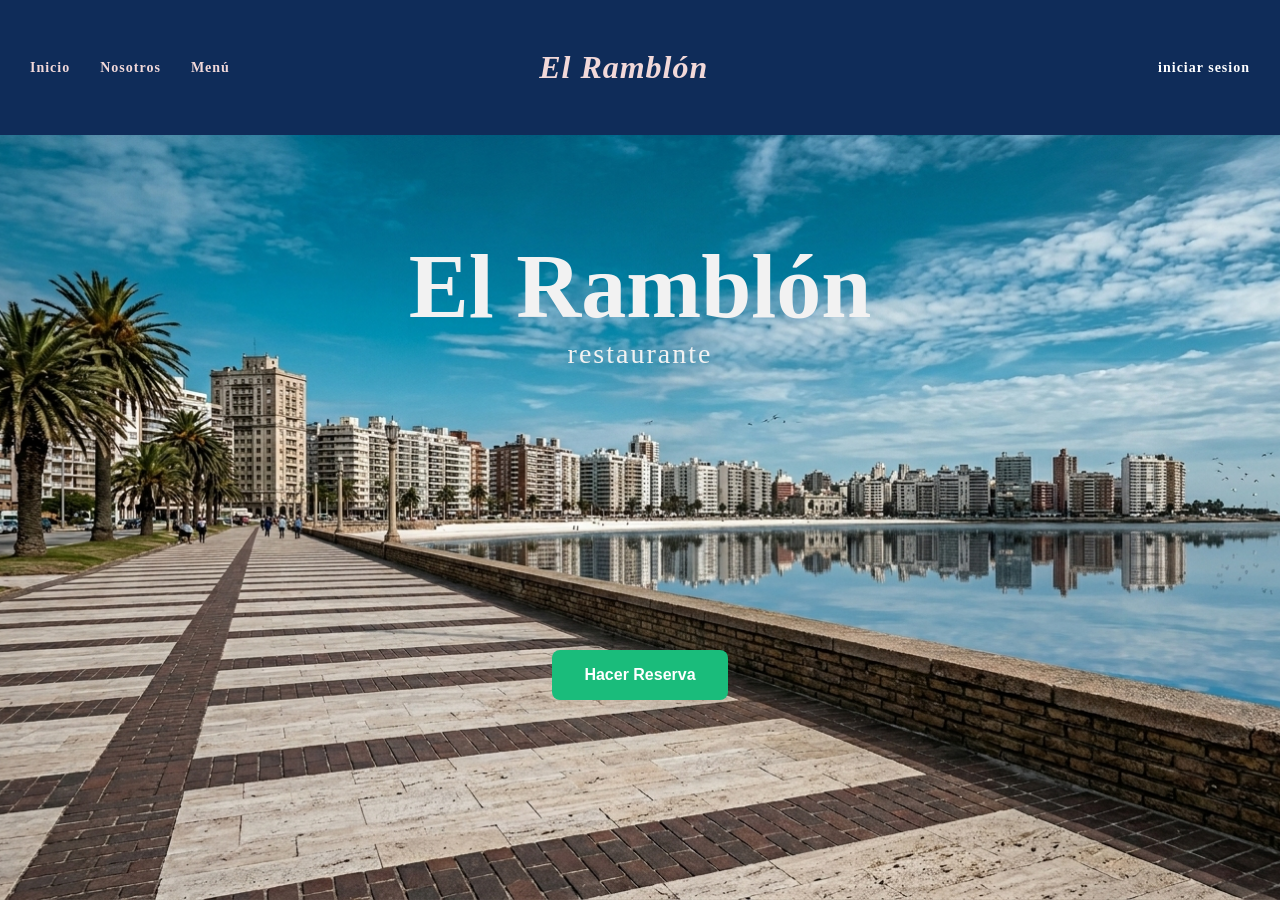
<file: Incremental 1/Cliente/Frontend/html/index.html>
<!DOCTYPE html>
<html lang="en">
<head>
    <meta charset="UTF-8">
    <meta name="viewport" content="width=device-width, initial-scale=1.0">
    <link rel="stylesheet" href="../css/style.css">
    <title>Document</title>
</head>
<body>

<header>



<div class="barra_menú">
    <div class="contenedor_menú">

        <div class="acciones">
            <P>Inicio</P>
            <p>Nosotros</p>
            <p>Menú</p>
        </div>

        <div class="nombre_ramblon">
            <p>El Ramblón</p>
        </div>

        <div class="vacio"></div>

        <div class="iniciar_sesion">
            <a href="../html/Paginas/iniciar_sesion.html">iniciar sesion</a>
        </div>
    </div>


</div>

</header>



<section>

    <div class="seccion1">
        <div class="caja_reserva1">
            <div class="caja_titulo">
                <h1 id="titulo">El Ramblón</h1>
                <p id="restaurante">restaurante</p>
            </div>
            <div class="caja_reserva2">
            <button id="btn_reserva">Hacer Reserva</button>
            </div>
        </div>
    </div>








</section>









    
</body>
</html>
</file>
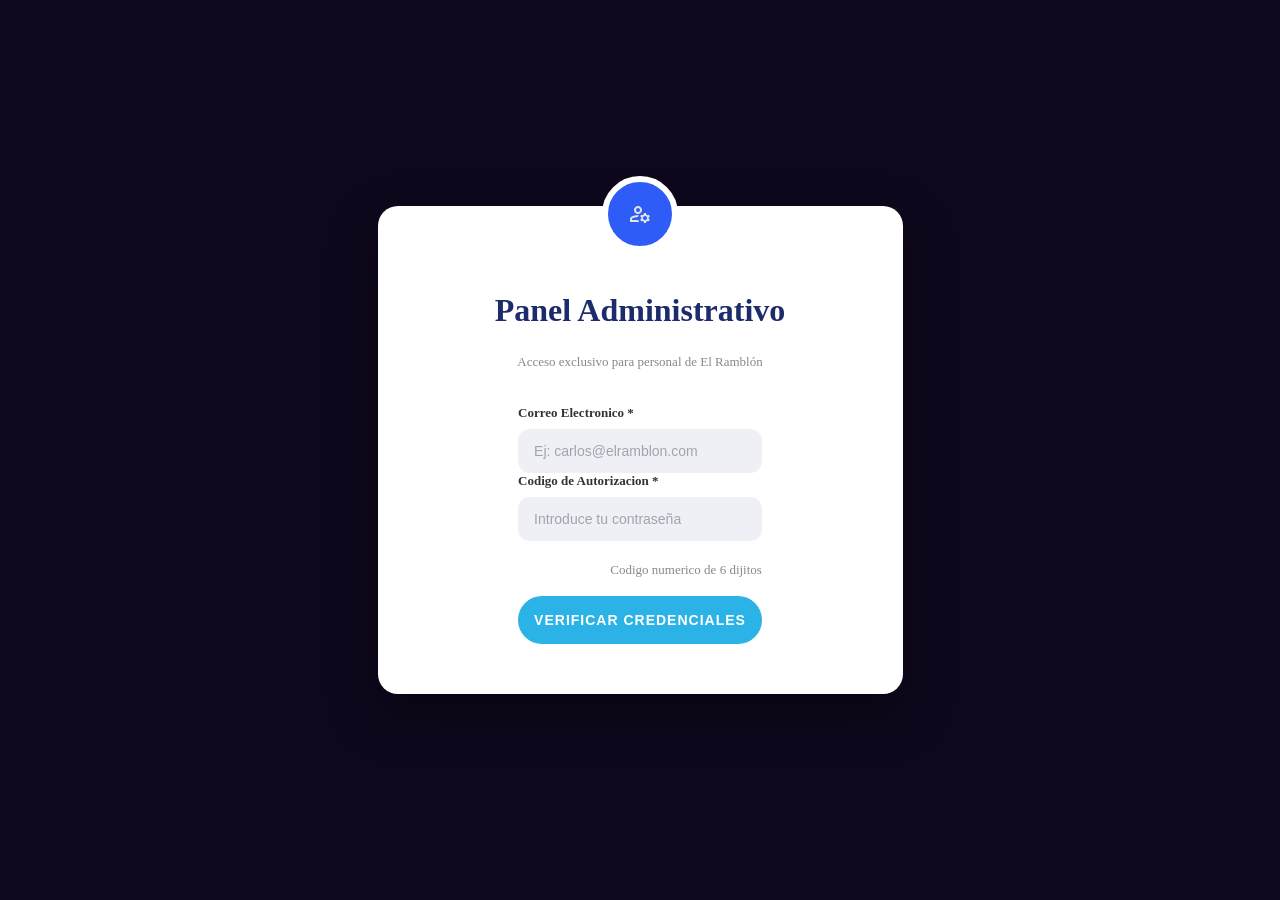
<file: Incremental 1/Administrador/Frontend/html/admin.html>
<!DOCTYPE html>
<html lang="en">
<head>
    <meta charset="UTF-8">
    <meta name="viewport" content="width=device-width, initial-scale=1.0">
    <link rel="stylesheet" href="../css/admin.css">
    <script src="../js/checkAdmin.js"></script>
    <title>Document</title>
</head>
<body>

<header>

<div class="barra_menú">
    <div class="contenedor_menú">

        <div class="texto1">
            <P>El Ramblon-Sistema interno</P>
        </div>

       
        <div class="vacio"></div>

        <div class="texto2">
            <p>Rol: Administrador</p>
        </div>

        <div class="salir">
            <button id="salir">Cerrar sesion</button>
        </div>
    </div>

</div>
</header>


<section>

    <div class="general">
        <div class="seccion-mesas">
            <div class="mesa"></div>
            <div class="mesa"></div>
            <div class="mesa"></div>
            <div class="mesa"></div>
            <div class="mesa"></div>
            <div class="mesa"></div>
            <div class="mesa"></div>
            <div class="mesa"></div>
            <div class="mesa"></div>
            <div class="mesa"></div>
            <div class="mesa"></div>
            <div class="mesa"></div>
            <div class="mesa"></div>
            <div class="mesa"></div>
            <div class="mesa"></div>
            <div class="mesa"></div>
            <div class="mesa"></div>
            <div class="mesa"></div>

        </div>
        <div class="general-datos">
            <div class="dato1">
                <p class="dato-caja">Reservas para hoy</p>
                <p class="dato-valor">14 mesas</p>
            </div>
            <div class="dato2">
                <p class="dato-caja">Ocupacion actual</p>
                <p class="dato-valor">8 / 12 mesas</p>
            </div>
            <div class="dato3">
                <p class="dato-caja">Ventas del dia</p>
                <p class="dato-valor">$ 38.400</p>
            </div>
        </div>
    </div>

</section>

<section>

    <div class="general2">
        <div class="acciones">
            <div class="texto-acciones">
                <p>Acciones rapidas del administrador</p>
            </div>
            <div class="general-acciones">
                <div class="accion1">
                    <a href="" class="enlace">
                        <p>+ Agtregar plato al menu</p>
                    </a>
                </div>
                <div class="accion2">
                    <a href="nuevoEmpleado.html" class="enlace">
                        <p>Administrar personal</p>
                    </a>
                </div>
                <div class="accion3">
                    <a href="" class="enlace">
                        <p>Ver reservas</p>
                    </a>
                </div>
            </div>
        </div>
    </div>
</section>



<script src="../js/logout.js"></script>
</body>
</html>
</file>
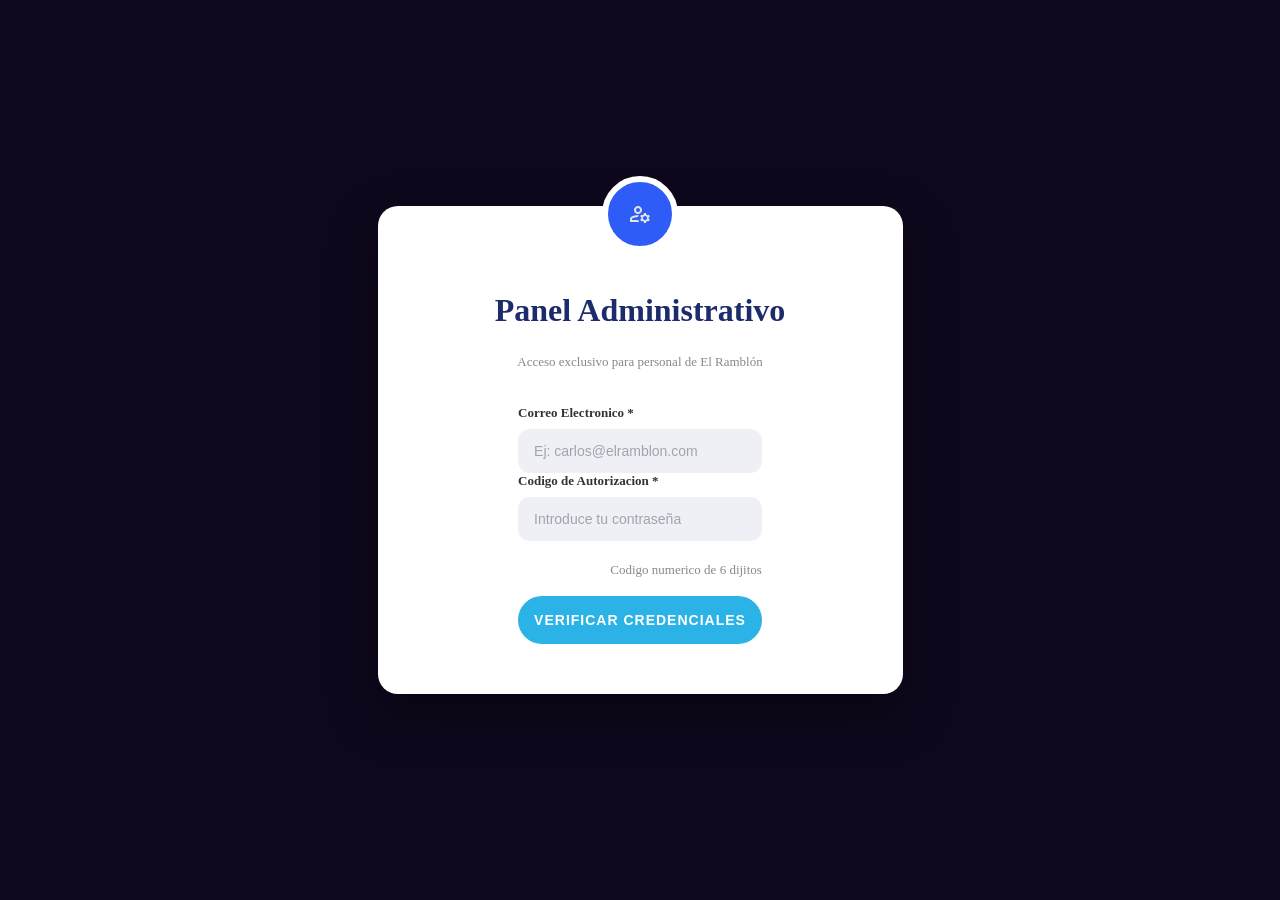
<file: Incremental 1/Administrador/Frontend/html/nuevoEmpleado.html>
<!DOCTYPE html>
<html lang="en">
<head>
    <meta charset="UTF-8">
    <meta name="viewport" content="width=device-width, initial-scale=1.0">
    <title>Document</title>
    <script src="../js/checkAdmin.js"></script>
</head>
<body>
    <h1>Nuevo Empleado</h1>
        <form id="f">
            <label>Nombre</label>
            <input type="text" name="nombre" required>
            <label>Apellido</label>
            <input type="text" name="apellido" required>
            <label>Telefono</label>
            <input type="text" name="telefono" required>
            <label>Email</label>
            <input type="email" name="email" required>
            <label>cree una contrasena</label>
            <input type="password" name="contrasena" required>
            <label>Rol</label>
            <select name="rol" required>
                <option value="admin">admin</option>
                <option value="mozo">mozo</option>
                <option value="cocinero">cocinero</option>
            </select>
            <input type="submit">
        </form>


    <div id="admin1"></div>
    <script src="../js/registrarPersonal.js"></script>
</body>
</html>
</file>
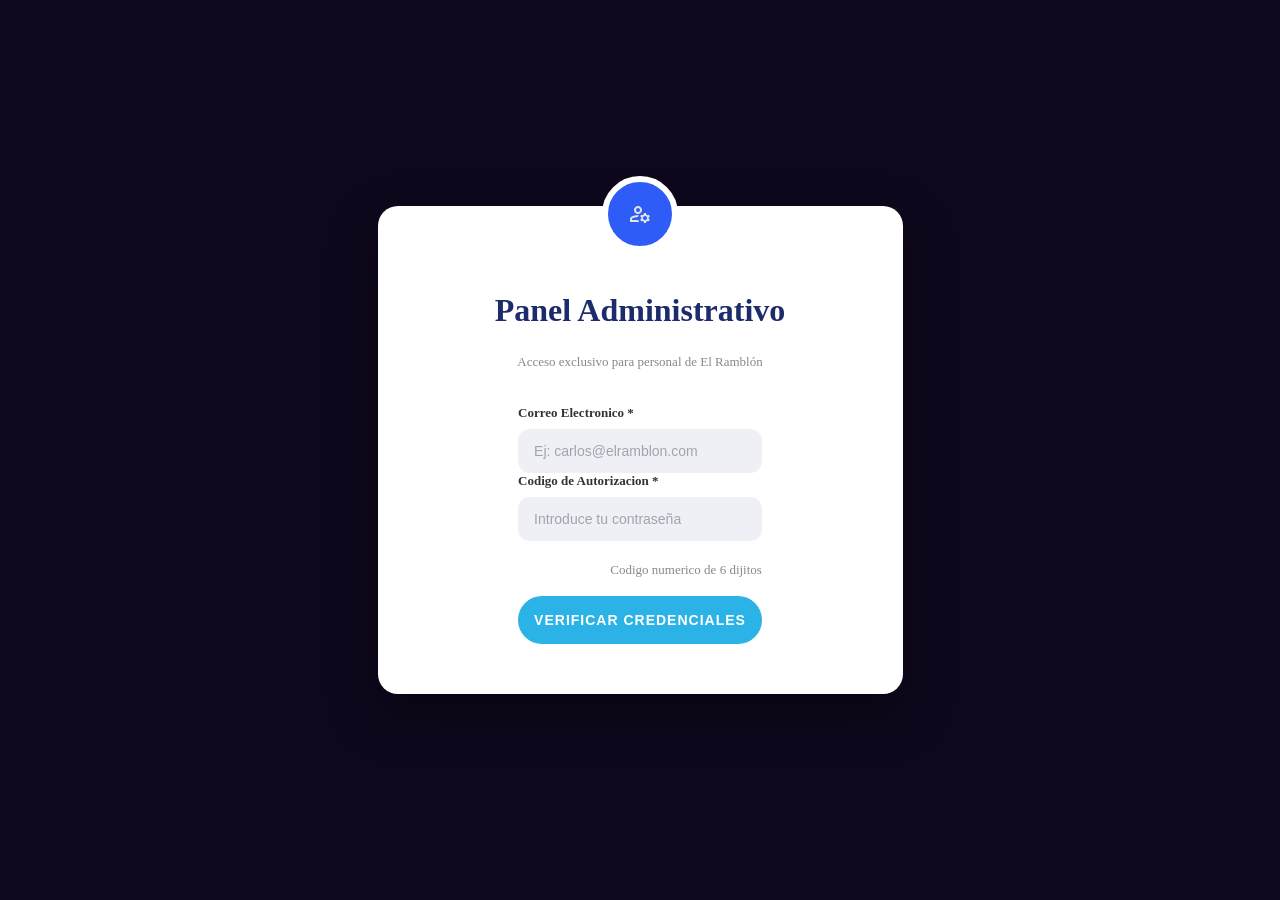
<file: Incremental 1/Administrador/Frontend/html/registro_interno.html>
<!DOCTYPE html>
<html lang="en">
<head>
    <meta charset="UTF-8">
    <meta name="viewport" content="width=device-width, initial-scale=1.0">
    <link rel="stylesheet" href="../css/registro_interno.css">
    <title>Registro personal</title>
</head>
<body>


<section>

  <!-- Caja general que centra todo en la pantalla -->
  <div class="caja-general">
 
    <!-- Tarjeta blanca del formulario -->
    <div class="panel-registro">
 
      <!-- Icono del admin -->
      <div class="admin">
        <img class="icon-lock" src="../css/img/admin.svg" alt="admin">

      </div>
 
      <!-- Titulo -->
      <h1>Panel Administrativo</h1>
 
      
      <!-- tEXTO EXPLICATIVO -->
      <p class="texto-explicativo1"> Acceso exclusivo para personal de El Ramblón </p>
 
    
      <form id="g">
 
        <!-- Campo donde va el correo -->
        <div class="form-datos">
          <label for="Nombre">Correo Electronico *</label>
          <input type="email" id="Nombre" name="email" placeholder="Ej: carlos@elramblon.com" required>
        </div>
 
        <!-- Campo donde va la contrasena -->
        <div class="form-datos">
          <label for="password">Codigo de Autorizacion *</label>
          <input type="password" id="password" name="contrasena" placeholder="Introduce tu contraseña" required>
        
        
      <!-- tEXTO EXPLICATIVO 2 -->
      <p class="texto-explicativo2"> Codigo numerico de 6 dijitos  </p>
 
        </div>
 
 
        <!-- Boton de acceso -->
        <button type="submit" class="btn-acceso">VERIFICAR CREDENCIALES</button>
 
      </form>
 
 
    </div>
  </div>
 
</section>


<div class="mensaje" id="mensaje"></div>
<script src="../js/ingresar.js"></script>
</body>
</html>
</file>
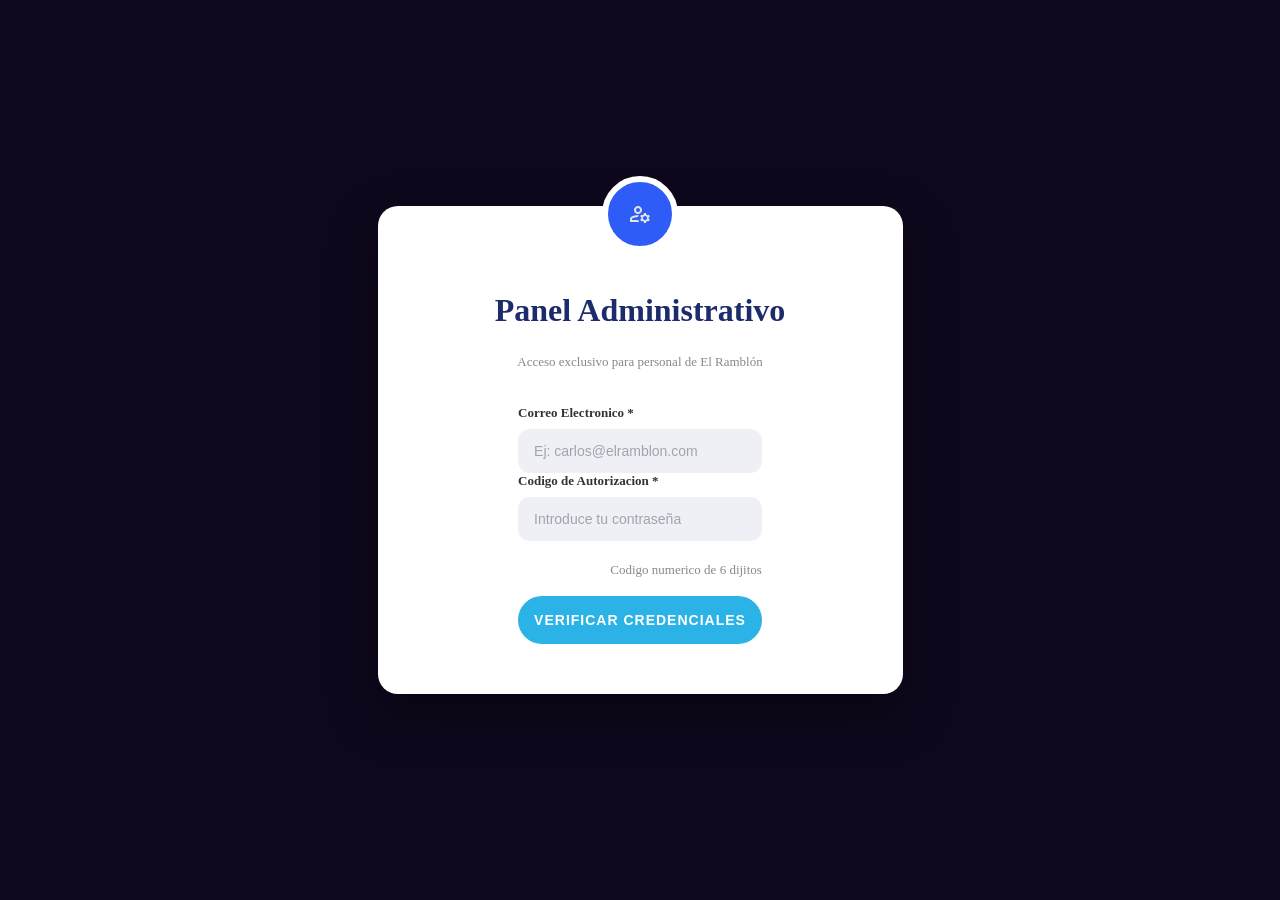
<file: Incremental 1/Administrador/Frontend/html/Usuario.html>
<!DOCTYPE html>
<html lang="en">
<head>
    <meta charset="UTF-8">
    <meta name="viewport" content="width=device-width, initial-scale=1.0">
    <title>Document</title>
    <script src="../js/check.js"></script>
</head>
<body>
    <h2>funciona?</h2>

    <button id="salir">Cerrar sesion</button>

<script src="../js/logout.js"></script>
</body>
</html>
</file>
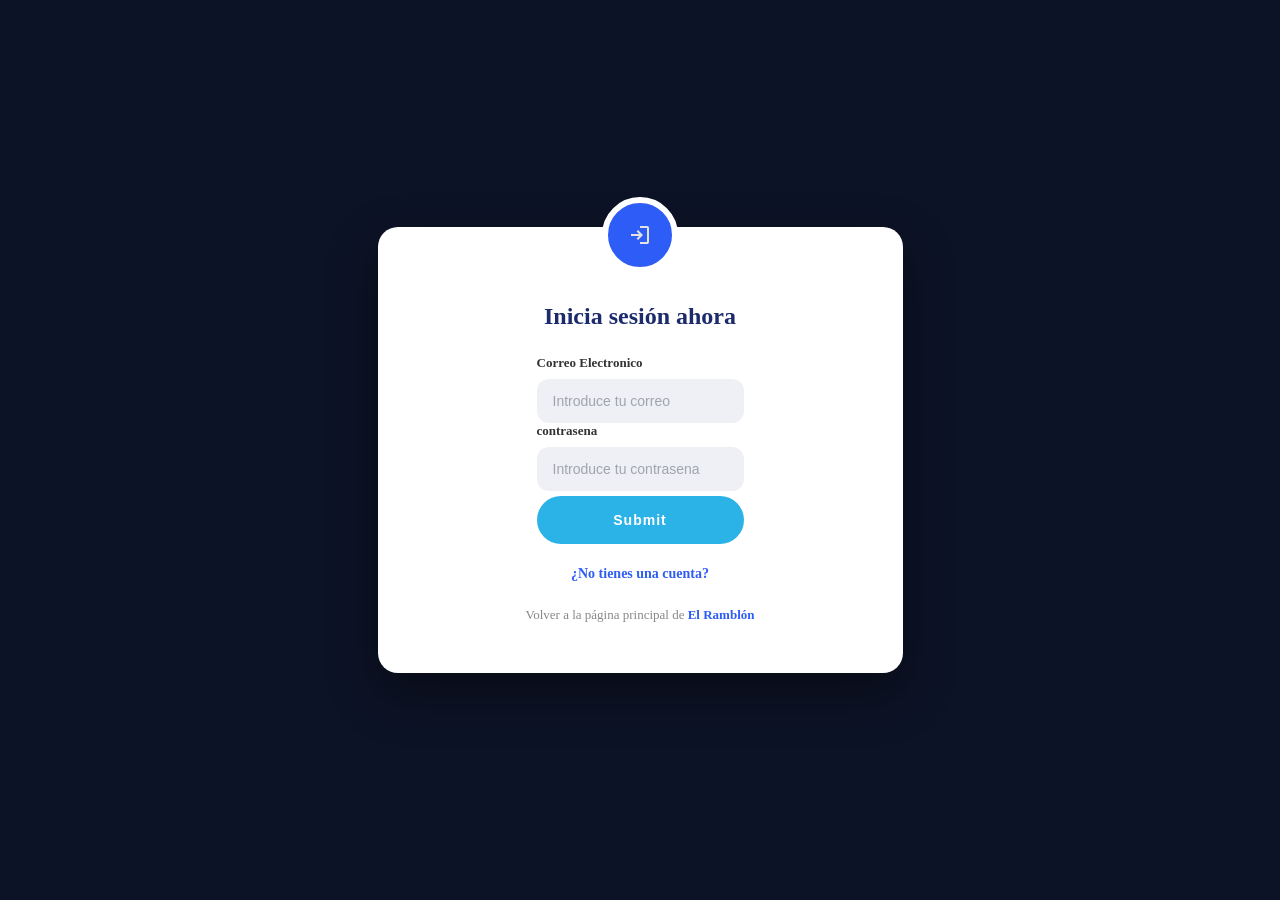
<file: Incremental 1/Cliente/Frontend/html/Paginas/iniciar_sesion.html>
<!DOCTYPE html>
<html lang="en">
<head>
    <meta charset="UTF-8">
    <meta name="viewport" content="width=device-width, initial-scale=1.0">
    <link rel="stylesheet" href="../../css/iniciar_sesion.css">
    <title>Iniciar sesión</title>
</head>
<body>
    

<section>

  <!-- Caja general que centra todo en la pantalla -->
  <div class="caja-general">
 
    <!-- Tarjeta blanca del formulario -->
    <div class="panel-registro">
 
      <!-- Icono del candado -->
      <div class="candado">
        <img class="icon-lock" src="../../css/img/login.svg" alt="Iniciar sesion">

      </div>
 
      <!-- Título -->
      <h1>Inicia sesión ahora</h1>
 
    
      <form id="g">
          <div class="form-datos">
            <label>Correo Electronico</label>
            <input type="text" name="email" placeholder="Introduce tu correo" required>
          </div>

          <div class="form-datos">
            <label>contrasena</label>
            <input type="password" name="contrasena" placeholder="Introduce tu contrasena" required>
          </div>
            <input type="submit" class="btn-acceso">
      </form>
 
      <!-- Link registro -->
      <p class="registro-link">
        <a href="registrarse.html">¿No tienes una cuenta?</a>
      </p>
 
      <!-- Volver al inicio -->
      <p class="volver-inicio">
        Volver a la página principal de <a href="../index.html">El Ramblón</a>
      </p>
 
    </div>
  </div>
 
</section>

<div id="asd"></div>
<script src="../../js/iniciar_session.js"></script>
</body>
</html>
</file>
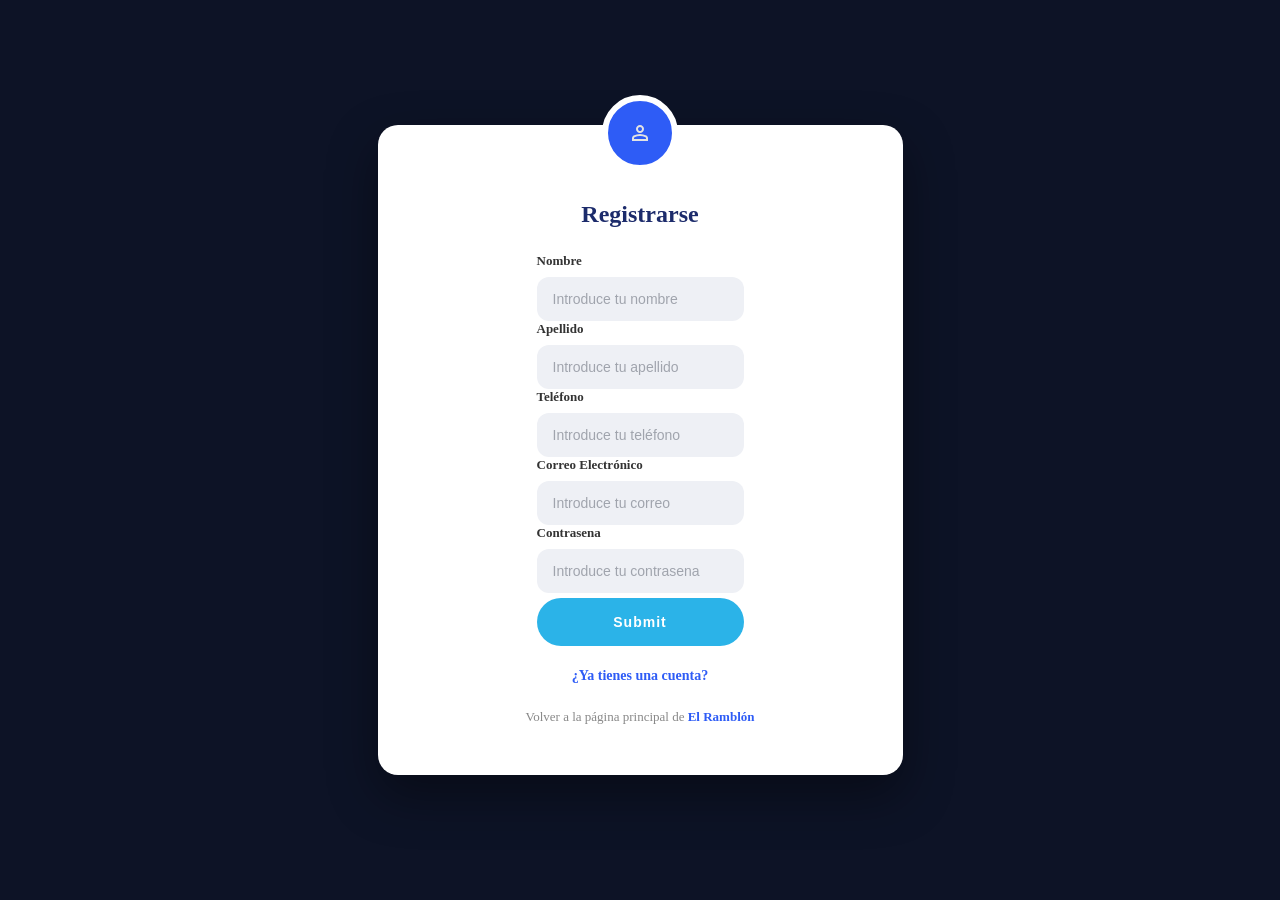
<file: Incremental 1/Cliente/Frontend/html/Paginas/registrarse.html>
<!DOCTYPE html>
<html lang="en">
<head>
    <meta charset="UTF-8">
    <meta name="viewport" content="width=device-width, initial-scale=1.0">
    <link rel="stylesheet" href="../../css/registrarse.css">
    <title>Registro</title>
</head>
<body>
    

<section>

  <!-- Caja general que centra todo en la pantalla -->
  <div class="caja-general">
 
    <!-- Tarjeta blanca del formulario -->
    <div class="panel-registro">
 
      <!-- Icono de persona -->
      <div class="persona">
        <img class="icon-lock" src="../../css/img/person.svg" alt="Registro">
      </div>
 
      <!-- Título -->
      <h1>Registrarse</h1>
 
    
      <form id="registrarse">
        <div class="form-datos">
            <label>Nombre</label>
            <input type="text" name="nombre" placeholder="Introduce tu nombre" required>
        </div>

        <div class="form-datos">
            <label>Apellido</label>
            <input type="text" name="apellido" placeholder="Introduce tu apellido" required>
        </div>

        <div class="form-datos">
            <label>Teléfono</label>
            <input type="text" name="telefono" placeholder="Introduce tu teléfono" required>
        </div>

        <div class="form-datos">
            <label>Correo Electrónico</label>
            <input type="text" name="email" placeholder="Introduce tu correo" required>
        </div>

        <div class="form-datos">
            <label>Contrasena</label>
            <input type="password" name="contrasena" placeholder="Introduce tu contrasena" required>
        </div>
            <input type="submit" class="btn-acceso">
        </form>
 
      <!-- Link registro -->
      <p class="registro-link">
        <a href="iniciar_sesion.html">¿Ya tienes una cuenta?</a>
      </p>
 
      <!-- Volver al inicio -->
      <p class="volver-inicio">
        Volver a la página principal de <a href="../index.html">El Ramblón</a>
      </p>
 
    </div>
  </div>
 
</section>

<div id="asd2"></div>
<script src="../../js/registrarse.js"></script>
</body>
</html>
</file>
<file: Incremental 1/Cliente/Frontend/css/style.css>
body{
   padding: 0;
   margin: 0;
}

/*barra de navegación*/

.barra_menú {
    width: 100%;
    height: 15vh;
    background-color: #0F2C59;
 
    
}

.contenedor_menú {
    background-color: #0F2C59;
    height: 100%;
    margin-left: 30px;
    margin-right: 30px;

   display: flex;
  align-items: center;
  justify-content: space-between;


}

.acciones{
    display: flex;
  flex: 1;
  gap: 30px;

   color: #f2d9d9;

    text-decoration: none;
     font-size: 14px;
  letter-spacing: 1px;
  font-weight: bold;
}

.nombre_ramblon{
    
    display: flex;
    justify-content: center;
    flex: 1;

    color: #f2d9d9;

    text-decoration: none;
    letter-spacing: 1px;
    font-weight: bold;
    font-style: italic;
    font-size: 32px;
    margin: 0;
}


.vacio{
    display: flex;
    justify-content: flex-end;
    flex: 0.85;

    color: #f2d9d9;

    text-decoration: none;
    font-size: 14px;
    letter-spacing: 1px;
    font-weight: bold;
}

.iniciar_sesion{
    display: flex;
    justify-content: flex-end;

    color: #f2d9d9;

    text-decoration: none;
    font-size: 14px;
    letter-spacing: 1px;
    font-weight: bold;
}

/*seccion inicial*/


.seccion1{
     display: flex;
  align-items: center;
  justify-content: center;
  text-align: center;

 
    width: 100%;
    height: 85vh;

    background-image: url(../css/img/fondo_proyectoUTU.png) ;
    background-repeat: no-repeat;
    background-size: cover;
    background-position: center;
}

/*caja donde se guarda el titulo*/
.caja_reserva1{
 display: flex;
  flex-direction: column;
  align-items: center;
  gap: 250px;

}

#titulo{
    font-family: 'Playfair Display', serif; 
  font-size: 90px;
  color: #f2f2f2;
  margin: 0;
}

#restaurante{
    font-family: 'Playfair Display', serif;
  font-size: 28px;
  font-weight: 400;
  color: #f2f2f2;
  margin: 0 0 30px 0;
  letter-spacing: 2px;
}

/*caja donde se guarda el boton de reserva*/
.caja_reserva2{
    height: 150px;
}

#btn_reserva{
    background-color: #1abc7b; 
  color: #ffffff;
  border: none;
  padding: 16px 32px;
  font-size: 16px;
  font-weight: bold;
  border-radius: 8px;
  cursor: pointer;
}


a:hover {
    color: #666867;
    text-decoration: underline;
}
a {
    color: #ffffff; 
    text-decoration: none; 
    font-weight: bold; 
}
</file>
<file: Incremental 1/Administrador/Frontend/css/admin.css>
body{
   padding: 0;
   margin: 0;
}

/*barra de navegación*/

.barra_menú {
    width: 100%;
    height: 15vh;
    background-color: #ffffff;
 
    
}

.contenedor_menú {
    background-color: #ffffff;
    height: 100%;
    margin-left: 30px;
    margin-right: 30px;

    display: flex;
    align-items: center;
    justify-content: space-between;


}

.texto1{
    display: flex;
    flex: 1;
    gap: 30px;

    color: #000000;

    text-decoration: none;
    font-size: 24px;
    letter-spacing: 1px;
    font-weight: bold;
}



.vacio{
    display: flex;
    justify-content: flex-end;
    flex: 1;

    color: #000000;

    text-decoration: none;
    font-size: 14px;
    letter-spacing: 1px;
    font-weight: bold;
}

.texto2{
    display: flex;
    justify-content: flex-end;

    color: #0F2C59;

    text-decoration: none;
    font-size: 14px;
    letter-spacing: 1px;
    font-weight: bold;

    background-color: #bed0ff;
    border-radius: 20px;
    padding-right: 14px;
    padding-left: 14px;
}

/*primera seccion*/
.general {
    background-color: #0F2C59;
    width: 100%;
    height: 55vh;
    display: flex;
    align-items: center;
}

/*3 cajas con datos*/
.general-datos {
    background-color: #0F2C59;
    height: 45vh;
    width: 35%;
    margin: 40px;
    display: flex;
    align-items: center;
    flex-direction: column;
}

.dato1, .dato2, .dato3 {
    background-color: rgb(255, 255, 255);
    width: 100%;
    border-radius: 30px;

    display: flex;
    flex-direction: column;
    justify-content: center;
    height: 100%; 
    padding: 0 20px; 
    box-sizing: border-box;
}

.dato1 { margin-bottom: 5px; }
.dato2 { margin: 11px; }
.dato3 { margin-top: 5px; }

.dato-caja{
       margin: 0 0 6px 0;
    font-size: 13px;
    color: #888888;
    

}

.dato-valor{
      margin: 0;
    font-size: 26px;
    font-weight: bold;
    color: #111111;

}

/*seccion de marcado de mesas*/
.seccion-mesas {
    background-color: #ffffff;
    width: 65%;
    height: 45vh;
    margin: 40px;
    border-radius: 20px;
    padding: 20px;
    box-sizing: border-box;
    display: grid;
    grid-template-columns: repeat(6, 1fr);
    grid-template-rows: repeat(3, 1fr);
    gap: 12px;
}

.mesa {
    border-radius: 8px;
    background-color: #000000;
}

/*segunda seccion*/

.general2{
    background-color: #0F2C59;
    width: 100%;
    height: 30vh;

    display: flex;
    justify-content: center;
}

/*3 botones con acciones del admin*/
.acciones{
    background-color: #ffffff;
    width: 96%;
    margin-bottom: 40px;
    border-radius: 30px;

   

}

.texto-acciones {
    display: flex;
    margin-left: 40px;
    

    color: #000000;

    text-decoration: none;
    font-size: 20px;
    letter-spacing: 1px;
    font-weight: bold;

}
.general-acciones{
    display: flex;

    width: 100%;
    height: 19vh;
}
/*las 3 acciones*/

.accion1, .accion2, .accion3{


    background-color: #0F2C59;
    width: 30%;
    height: 12vh;
    margin: 30px;
    border-radius: 30px;
    position: relative;

}

.enlace{
    display: flex;
    align-items: center;
    justify-content: center;

    width: 100%;
    height: 100%;

    text-decoration: none;
    color: #ffffff;
}

/* cuando la pantalla mide menos de 900px se adaptan las cajas*/

@media (max-width: 900px) {

    .texto1{
        display: flex;
        flex: 2;
        gap: 30px;

        color: #000000;

        text-decoration: none;
        font-size: 19px;
        letter-spacing: 1px;
        font-weight: bold;
    }

/*las 3 cajas de la derecha se pasan para arriba y el panel de mesas se adapta para que entren las 18 mesas*/

    .general {
        flex-direction: column;
        height: auto;
    }

    .general-datos {
        order: 1;
        display: flex;
        flex-direction: column;
        align-items: center;
        width: 90%;
        height: auto;
        margin: 20px 0 0 0;
    }

    .dato1, .dato2, .dato3 {
        width: 90%;
        height: 12vh;
        margin: 6px 0;
    }

    .seccion-mesas {
        order: 2;
        width: 90%;
        height: 60vw;
        margin: 20px 0;
        grid-template-columns: repeat(6, 1fr);
        grid-template-rows: repeat(3, 1fr);
    }


    .seccion-mesas {
        grid-template-columns: repeat(5, 1fr);
        grid-template-rows: repeat(4, 1fr);
        width: 85%;
        height: 50vw;
    }

/*los textos de los botones se acomodan al achicarse el tamaño de la pantalla*/
    .accion1, .accion2, .accion3{
        background-color: #0F2C59;
        width: 30%;
        height: 12vh;
        margin: 8px;
        border-radius: 30px;
        position: relative;
        text-align: center;

    }
}



/* cuando la pantalla mide menos de 600px vuelven a adaptar las cajas*/

@media (max-width: 600px) {
    .texto1{
        display: flex;
        flex: 2;
        gap: 30px;

        color: #000000;

        text-decoration: none;
        font-size: 19px;
        letter-spacing: 1px;
        font-weight: bold;
    }

/*las 3 cajas de la derecha se pasan para arriba y el panel de mesas se adapta para que entren las 18 mesas*/

    .general {
        flex-direction: column;
        height: auto;
    }

    .general-datos {
        order: 1;
        display: flex;
        flex-direction: column;
        align-items: center;
        width: 90%;
        height: auto;
        margin: 20px 0 0 0;
    }

    .dato1, .dato2, .dato3 {
        width: 90%;
        height: 12vh;
        margin: 6px 0;
    }

    .seccion-mesas {
        order: 2;
        width: 90%;
        height: 60vw;
        margin: 20px 0;
        grid-template-columns: repeat(6, 1fr);
        grid-template-rows: repeat(3, 1fr);
    }

/*los textos de los botones se acomodan al achicarse el tamaño de la pantalla*/
    .accion1, .accion2, .accion3{
        background-color: #0F2C59;
        width: 30%;
        height: 12vh;
        margin: 8px;
        border-radius: 30px;
        position: relative;
        text-align: center;

    }
}
</file>
<file: Incremental 1/Administrador/Frontend/css/registro_interno.css>
body{
    padding: 0;
    margin: 0;
}

.caja-general{
    display: flex;
    align-items: center;
    justify-content: center;

    width: 100%;
    height: 100vh;
     background-color: #0f081d;
}

.panel-registro{
    background-color: rgb(255, 255, 255);

    width: 425px;
    padding: 40px 50px 50px 50px;
    border-radius: 20px;

    display: flex;
    flex-direction: column;
    align-items: center;
    text-align: center;

    box-shadow: 0 20px 50px rgba(0, 0, 0, 0.4);
}

.admin {
  width: 64px;
  height: 64px;
  background-color: #2e5cf6; 
  border-radius: 50%;
 
  display: flex;
  align-items: center;
  justify-content: center;
 
  margin-top: -70px; 
  margin-bottom: 40px;
 
  border: 6px solid #ffffff;
}

.icon-lock {
  font-size: 24px;
  color: #ffffff;
}

.panel-registro h1 {
  color: #1c2b6b; 
  font-size: 32px;
  margin: 0 0 25px 0;
}


/*Texto explicativo1 diseño*/

.texto-explicativo1 {
  font-size: 13px;
  color: #888888;
  margin: 0 0 35px 0;
}
 



/* Formulario  */
.login-form {
  width: 100%;
  display: flex;
  flex-direction: column;
  gap: 18px;
}

.form-datos {
  width: 100%;
  display: flex;
  flex-direction: column;
  text-align: left;
  gap: 8px;
}

/*testos */
.form-datos label {
  font-size: 13px;
  font-weight: bold;
  color: #333333;
}

/*inputs diseño*/
.form-datos input {
  width: 100%;
  padding: 14px 16px;
  border: none;
  border-radius: 12px;
  background-color: #eef0f5; 
  font-size: 14px;
  color: #333333;
  box-sizing: border-box;
}

 /*al hacer click*/
.form-datos input::placeholder {
  color: #a0a4ad;
}
 
.form-datos input:focus {
  outline: 2px solid #2e5cf6;
}


/*boton diseño*/
.btn-acceso {
  width: 100%;
  background-color: #2bb3e8; 
  color: #ffffff;
  border: none;
  padding: 16px;
  border-radius: 30px;
  font-size: 14px;
  font-weight: bold;
  letter-spacing: 1px;
  cursor: pointer;
  margin-top: 5px;
}

.btn-acceso:hover {
  background-color: #1a9fd4;
}


/*Texto explicativo2 diseño*/

.texto-explicativo2 {
  font-size: 13px;
  color: #888888;
  margin: 1;
    text-align: right;
}
</file>
<file: Incremental 1/Cliente/Frontend/css/iniciar_sesion.css>
body{
    padding: 0;
    margin: 0;
}

.caja-general{
    display: flex;
    align-items: center;
    justify-content: center;

    width: 100%;
    height: 100vh;
     background-color: #0d1326;
}

.panel-registro{
    background-color: rgb(255, 255, 255);

    width: 425px;
    padding: 40px 50px 50px 50px;
    border-radius: 20px;

    display: flex;
    flex-direction: column;
    align-items: center;
    text-align: center;

    box-shadow: 0 20px 50px rgba(0, 0, 0, 0.4);
}

.candado {
  width: 64px;
  height: 64px;
  background-color: #2e5cf6; 
  border-radius: 50%;
 
  display: flex;
  align-items: center;
  justify-content: center;
 
  margin-top: -70px; 
  margin-bottom: 30px;
 
  border: 6px solid #ffffff;
}

.icon-lock {
  font-size: 24px;
  color: #ffffff;
}

.panel-registro h1 {
  color: #1c2b6b; 
  font-size: 24px;
  margin: 0 0 25px 0;
}

/* Formulario  */
.login-form {
  width: 100%;
  display: flex;
  flex-direction: column;
  gap: 18px;
}

.form-datos {
  width: 100%;
  display: flex;
  flex-direction: column;
  text-align: left;
  gap: 8px;
}

/*testos */
.form-datos label {
  font-size: 13px;
  font-weight: bold;
  color: #333333;
}

/*inputs diseño*/
.form-datos input {
  width: 100%;
  padding: 14px 16px;
  border: none;
  border-radius: 12px;
  background-color: #eef0f5; 
  font-size: 14px;
  color: #333333;
  box-sizing: border-box;
}

 /*al hacer click*/
.form-datos input::placeholder {
  color: #a0a4ad;
}
 
.form-datos input:focus {
  outline: 2px solid #2e5cf6;
}


/*boton diseño*/
.btn-acceso {
  width: 100%;
  background-color: #2bb3e8; 
  color: #ffffff;
  border: none;
  padding: 16px;
  border-radius: 30px;
  font-size: 14px;
  font-weight: bold;
  letter-spacing: 1px;
  cursor: pointer;
  margin-top: 5px;
}

.btn-acceso:hover {
  background-color: #1a9fd4;
}


/*link al no tener cuenta*/
.registro-link {
  margin: 20px 0 25px 0;
}
 
.registro-link a {
  color: #2e5cf6;
  font-size: 14px;
  font-weight: bold;
  text-decoration: none;
}
 
.registro-link a:hover {
  text-decoration: underline;
}

/*volver a la pagina de inicio*/

.volver-inicio {
  font-size: 13px;
  color: #888888;
  margin: 0;
}
 
.volver-inicio a {
  color: #2e5cf6;
  font-weight: bold;
  text-decoration: none;
}
 
.volver-inicio a:hover {
  text-decoration: underline;
}
</file>
<file: Incremental 1/Cliente/Frontend/css/registrarse.css>
body{
    padding: 0;
    margin: 0;
}

.caja-general{
    display: flex;
    align-items: center;
    justify-content: center;

    width: 100%;
    height: 100vh;
     background-color: #0d1326;
}

.panel-registro{
    background-color: rgb(255, 255, 255);

    width: 425px;
    padding: 40px 50px 50px 50px;
    border-radius: 20px;

    display: flex;
    flex-direction: column;
    align-items: center;
    text-align: center;

    box-shadow: 0 20px 50px rgba(0, 0, 0, 0.4);
}

.persona {
  width: 64px;
  height: 64px;
  background-color: #2e5cf6; 
  border-radius: 50%;
 
  display: flex;
  align-items: center;
  justify-content: center;
 
  margin-top: -70px; 
  margin-bottom: 30px;
 
  border: 6px solid #ffffff;
}

.icon-lock {
  font-size: 24px;
  color: #ffffff;
}

.panel-registro h1 {
  color: #1c2b6b; 
  font-size: 24px;
  margin: 0 0 25px 0;
}

/* Formulario  */
.login-form {
  width: 100%;
  display: flex;
  flex-direction: column;
  gap: 18px;
}

.form-datos {
  width: 100%;
  display: flex;
  flex-direction: column;
  text-align: left;
  gap: 8px;
}

/*testos */
.form-datos label {
  font-size: 13px;
  font-weight: bold;
  color: #333333;
}

/*inputs diseño*/
.form-datos input {
  width: 100%;
  padding: 14px 16px;
  border: none;
  border-radius: 12px;
  background-color: #eef0f5; 
  font-size: 14px;
  color: #333333;
  box-sizing: border-box;
}

 /*al hacer click*/
.form-datos input::placeholder {
  color: #a0a4ad;
}
 
.form-datos input:focus {
  outline: 2px solid #2e5cf6;
}


/*boton diseño*/
.btn-acceso {
  width: 100%;
  background-color: #2bb3e8; 
  color: #ffffff;
  border: none;
  padding: 16px;
  border-radius: 30px;
  font-size: 14px;
  font-weight: bold;
  letter-spacing: 1px;
  cursor: pointer;
  margin-top: 5px;
}

.btn-acceso:hover {
  background-color: #1a9fd4;
}


/*link al yA tener cuenta*/
.registro-link {
  margin: 20px 0 25px 0;
}
 
.registro-link a {
  color: #2e5cf6;
  font-size: 14px;
  font-weight: bold;
  text-decoration: none;
}
 
.registro-link a:hover {
  text-decoration: underline;
}

/*volver a la pagina de inicio*/

.volver-inicio {
  font-size: 13px;
  color: #888888;
  margin: 0;
}
 
.volver-inicio a {
  color: #2e5cf6;
  font-weight: bold;
  text-decoration: none;
}
 
.volver-inicio a:hover {
  text-decoration: underline;
}
</file>
